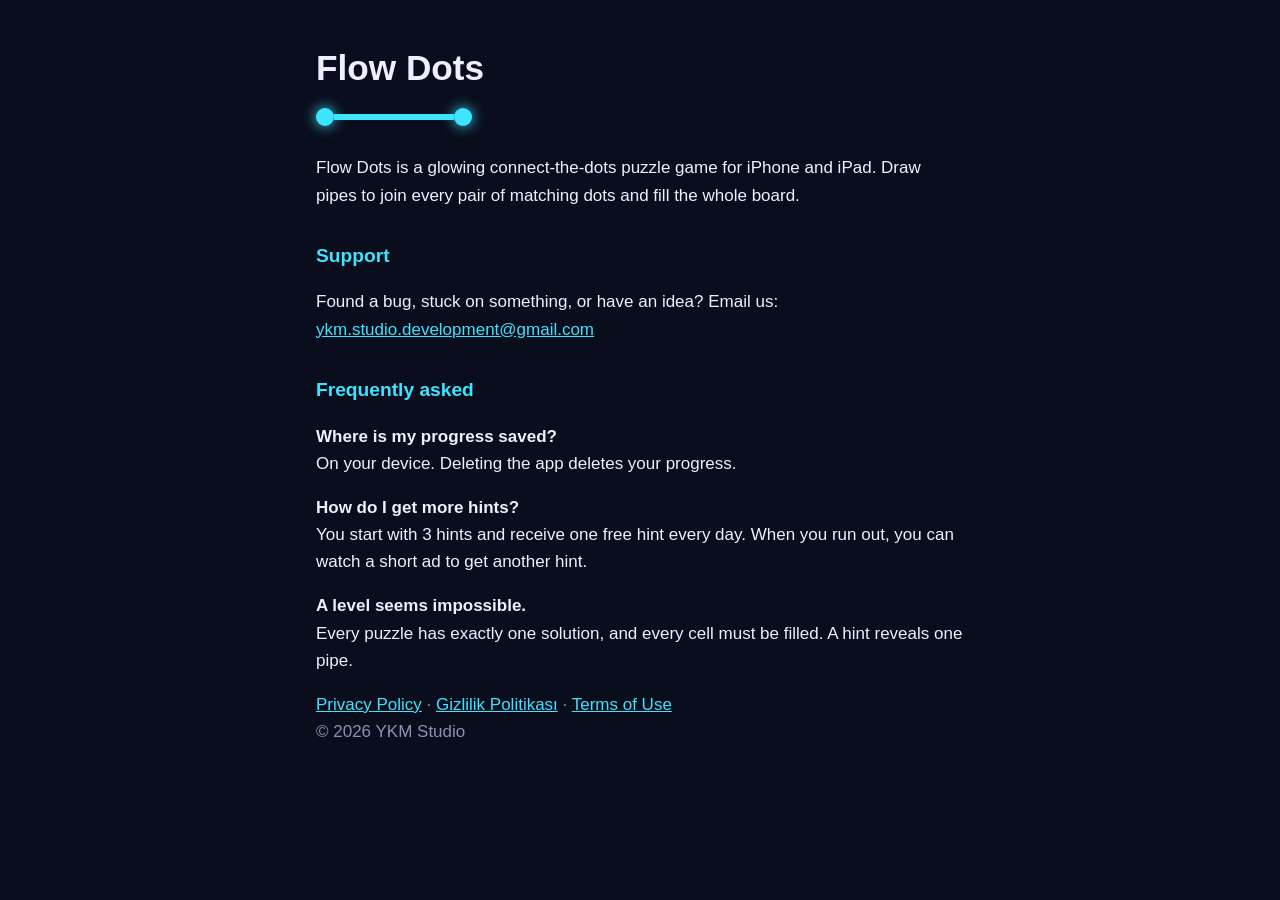
<file: index.html>
<!doctype html>
<html lang="en">
<head>
<meta charset="utf-8">
<meta name="viewport" content="width=device-width, initial-scale=1">
<title>Flow Dots Support</title>
<link rel="stylesheet" href="style.css">
</head>
<body>
<main>
<h1>Flow Dots</h1>
<div class="mark"><span class="dot"></span><span class="pipe"></span><span class="dot"></span></div>
<p>Flow Dots is a glowing connect-the-dots puzzle game for iPhone and iPad. Draw pipes to join every pair of matching dots and fill the whole board.</p>

<h2>Support</h2>
<p>Found a bug, stuck on something, or have an idea? Email us:<br>
<a href="mailto:ykm.studio.development@gmail.com">ykm.studio.development@gmail.com</a></p>

<h2>Frequently asked</h2>
<p><strong>Where is my progress saved?</strong><br>On your device. Deleting the app deletes your progress.</p>
<p><strong>How do I get more hints?</strong><br>You start with 3 hints and receive one free hint every day. When you run out, you can watch a short ad to get another hint.</p>
<p><strong>A level seems impossible.</strong><br>Every puzzle has exactly one solution, and every cell must be filled. A hint reveals one pipe.</p>

<p class="dim"><a href="privacy.html">Privacy Policy</a> · <a href="privacy-tr.html">Gizlilik Politikası</a> · <a href="terms.html">Terms of Use</a><br>© 2026 YKM Studio</p>
</main>
</body>
</html>
</file>
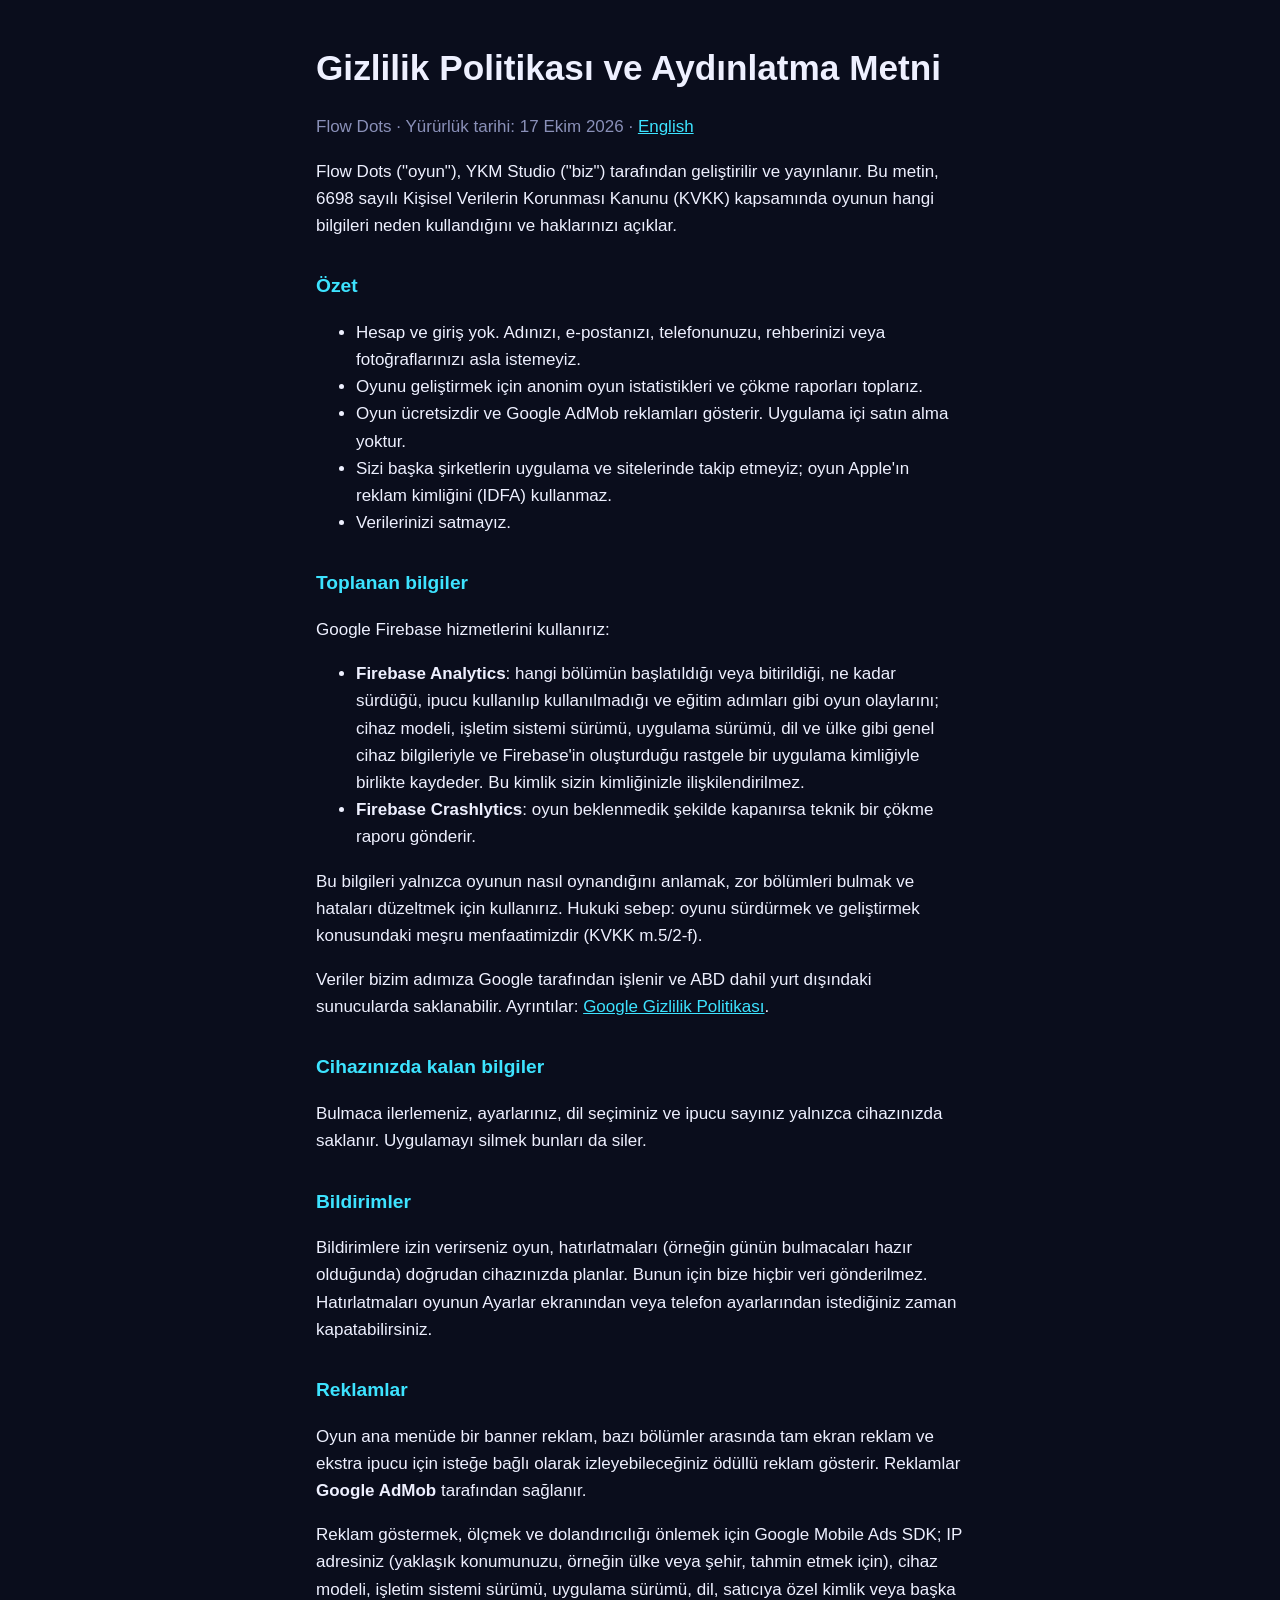
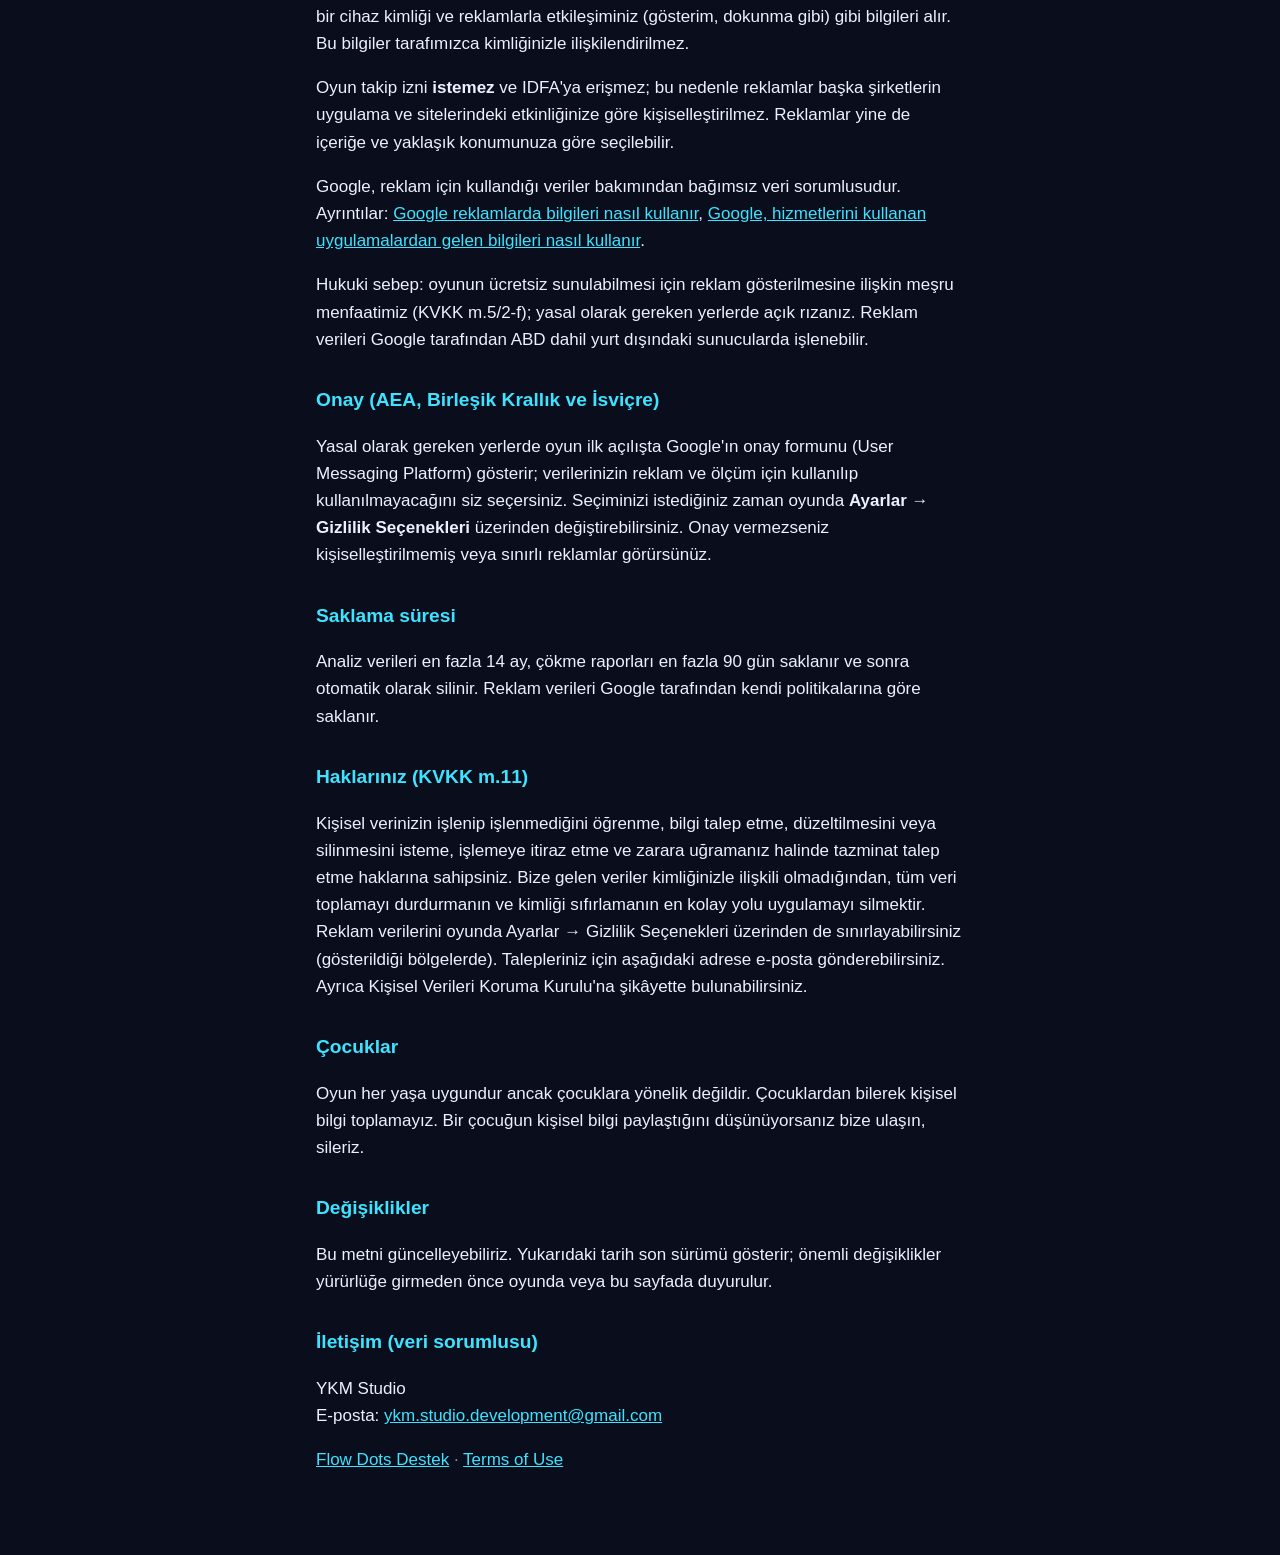
<file: privacy-tr.html>
<!doctype html>
<html lang="tr">
<head>
<meta charset="utf-8">
<meta name="viewport" content="width=device-width, initial-scale=1">
<title>Flow Dots Gizlilik Politikası</title>
<link rel="stylesheet" href="style.css">
</head>
<body>
<main>
<h1>Gizlilik Politikası ve Aydınlatma Metni</h1>
<p class="dim">Flow Dots · Yürürlük tarihi: 17 Ekim 2026 · <a href="privacy.html">English</a></p>

<p>Flow Dots ("oyun"), YKM Studio ("biz") tarafından geliştirilir ve yayınlanır. Bu metin, 6698 sayılı Kişisel Verilerin Korunması Kanunu (KVKK) kapsamında oyunun hangi bilgileri neden kullandığını ve haklarınızı açıklar.</p>

<h2>Özet</h2>
<ul>
<li>Hesap ve giriş yok. Adınızı, e-postanızı, telefonunuzu, rehberinizi veya fotoğraflarınızı asla istemeyiz.</li>
<li>Oyunu geliştirmek için anonim oyun istatistikleri ve çökme raporları toplarız.</li>
<li>Oyun ücretsizdir ve Google AdMob reklamları gösterir. Uygulama içi satın alma yoktur.</li>
<li>Sizi başka şirketlerin uygulama ve sitelerinde takip etmeyiz; oyun Apple'ın reklam kimliğini (IDFA) kullanmaz.</li>
<li>Verilerinizi satmayız.</li>
</ul>

<h2>Toplanan bilgiler</h2>
<p>Google Firebase hizmetlerini kullanırız:</p>
<ul>
<li><strong>Firebase Analytics</strong>: hangi bölümün başlatıldığı veya bitirildiği, ne kadar sürdüğü, ipucu kullanılıp kullanılmadığı ve eğitim adımları gibi oyun olaylarını; cihaz modeli, işletim sistemi sürümü, uygulama sürümü, dil ve ülke gibi genel cihaz bilgileriyle ve Firebase'in oluşturduğu rastgele bir uygulama kimliğiyle birlikte kaydeder. Bu kimlik sizin kimliğinizle ilişkilendirilmez.</li>
<li><strong>Firebase Crashlytics</strong>: oyun beklenmedik şekilde kapanırsa teknik bir çökme raporu gönderir.</li>
</ul>
<p>Bu bilgileri yalnızca oyunun nasıl oynandığını anlamak, zor bölümleri bulmak ve hataları düzeltmek için kullanırız. Hukuki sebep: oyunu sürdürmek ve geliştirmek konusundaki meşru menfaatimizdir (KVKK m.5/2-f).</p>
<p>Veriler bizim adımıza Google tarafından işlenir ve ABD dahil yurt dışındaki sunucularda saklanabilir. Ayrıntılar: <a href="https://policies.google.com/privacy?hl=tr">Google Gizlilik Politikası</a>.</p>

<h2>Cihazınızda kalan bilgiler</h2>
<p>Bulmaca ilerlemeniz, ayarlarınız, dil seçiminiz ve ipucu sayınız yalnızca cihazınızda saklanır. Uygulamayı silmek bunları da siler.</p>

<h2>Bildirimler</h2>
<p>Bildirimlere izin verirseniz oyun, hatırlatmaları (örneğin günün bulmacaları hazır olduğunda) doğrudan cihazınızda planlar. Bunun için bize hiçbir veri gönderilmez. Hatırlatmaları oyunun Ayarlar ekranından veya telefon ayarlarından istediğiniz zaman kapatabilirsiniz.</p>

<h2>Reklamlar</h2>
<p>Oyun ana menüde bir banner reklam, bazı bölümler arasında tam ekran reklam ve ekstra ipucu için isteğe bağlı olarak izleyebileceğiniz ödüllü reklam gösterir. Reklamlar <strong>Google AdMob</strong> tarafından sağlanır.</p>
<p>Reklam göstermek, ölçmek ve dolandırıcılığı önlemek için Google Mobile Ads SDK; IP adresiniz (yaklaşık konumunuzu, örneğin ülke veya şehir, tahmin etmek için), cihaz modeli, işletim sistemi sürümü, uygulama sürümü, dil, satıcıya özel kimlik veya başka bir cihaz kimliği ve reklamlarla etkileşiminiz (gösterim, dokunma gibi) gibi bilgileri alır. Bu bilgiler tarafımızca kimliğinizle ilişkilendirilmez.</p>
<p>Oyun takip izni <strong>istemez</strong> ve IDFA'ya erişmez; bu nedenle reklamlar başka şirketlerin uygulama ve sitelerindeki etkinliğinize göre kişiselleştirilmez. Reklamlar yine de içeriğe ve yaklaşık konumunuza göre seçilebilir.</p>
<p>Google, reklam için kullandığı veriler bakımından bağımsız veri sorumlusudur. Ayrıntılar: <a href="https://policies.google.com/technologies/ads?hl=tr">Google reklamlarda bilgileri nasıl kullanır</a>, <a href="https://policies.google.com/technologies/partner-sites?hl=tr">Google, hizmetlerini kullanan uygulamalardan gelen bilgileri nasıl kullanır</a>.</p>
<p>Hukuki sebep: oyunun ücretsiz sunulabilmesi için reklam gösterilmesine ilişkin meşru menfaatimiz (KVKK m.5/2-f); yasal olarak gereken yerlerde açık rızanız. Reklam verileri Google tarafından ABD dahil yurt dışındaki sunucularda işlenebilir.</p>

<h2>Onay (AEA, Birleşik Krallık ve İsviçre)</h2>
<p>Yasal olarak gereken yerlerde oyun ilk açılışta Google'ın onay formunu (User Messaging Platform) gösterir; verilerinizin reklam ve ölçüm için kullanılıp kullanılmayacağını siz seçersiniz. Seçiminizi istediğiniz zaman oyunda <strong>Ayarlar → Gizlilik Seçenekleri</strong> üzerinden değiştirebilirsiniz. Onay vermezseniz kişiselleştirilmemiş veya sınırlı reklamlar görürsünüz.</p>

<h2>Saklama süresi</h2>
<p>Analiz verileri en fazla 14 ay, çökme raporları en fazla 90 gün saklanır ve sonra otomatik olarak silinir. Reklam verileri Google tarafından kendi politikalarına göre saklanır.</p>

<h2>Haklarınız (KVKK m.11)</h2>
<p>Kişisel verinizin işlenip işlenmediğini öğrenme, bilgi talep etme, düzeltilmesini veya silinmesini isteme, işlemeye itiraz etme ve zarara uğramanız halinde tazminat talep etme haklarına sahipsiniz. Bize gelen veriler kimliğinizle ilişkili olmadığından, tüm veri toplamayı durdurmanın ve kimliği sıfırlamanın en kolay yolu uygulamayı silmektir. Reklam verilerini oyunda Ayarlar → Gizlilik Seçenekleri üzerinden de sınırlayabilirsiniz (gösterildiği bölgelerde). Talepleriniz için aşağıdaki adrese e-posta gönderebilirsiniz. Ayrıca Kişisel Verileri Koruma Kurulu'na şikâyette bulunabilirsiniz.</p>

<h2>Çocuklar</h2>
<p>Oyun her yaşa uygundur ancak çocuklara yönelik değildir. Çocuklardan bilerek kişisel bilgi toplamayız. Bir çocuğun kişisel bilgi paylaştığını düşünüyorsanız bize ulaşın, sileriz.</p>

<h2>Değişiklikler</h2>
<p>Bu metni güncelleyebiliriz. Yukarıdaki tarih son sürümü gösterir; önemli değişiklikler yürürlüğe girmeden önce oyunda veya bu sayfada duyurulur.</p>

<h2>İletişim (veri sorumlusu)</h2>
<p>YKM Studio<br>
E-posta: <a href="mailto:ykm.studio.development@gmail.com">ykm.studio.development@gmail.com</a></p>

<p class="dim"><a href="index.html">Flow Dots Destek</a> · <a href="terms.html">Terms of Use</a></p>
</main>
</body>
</html>
</file>
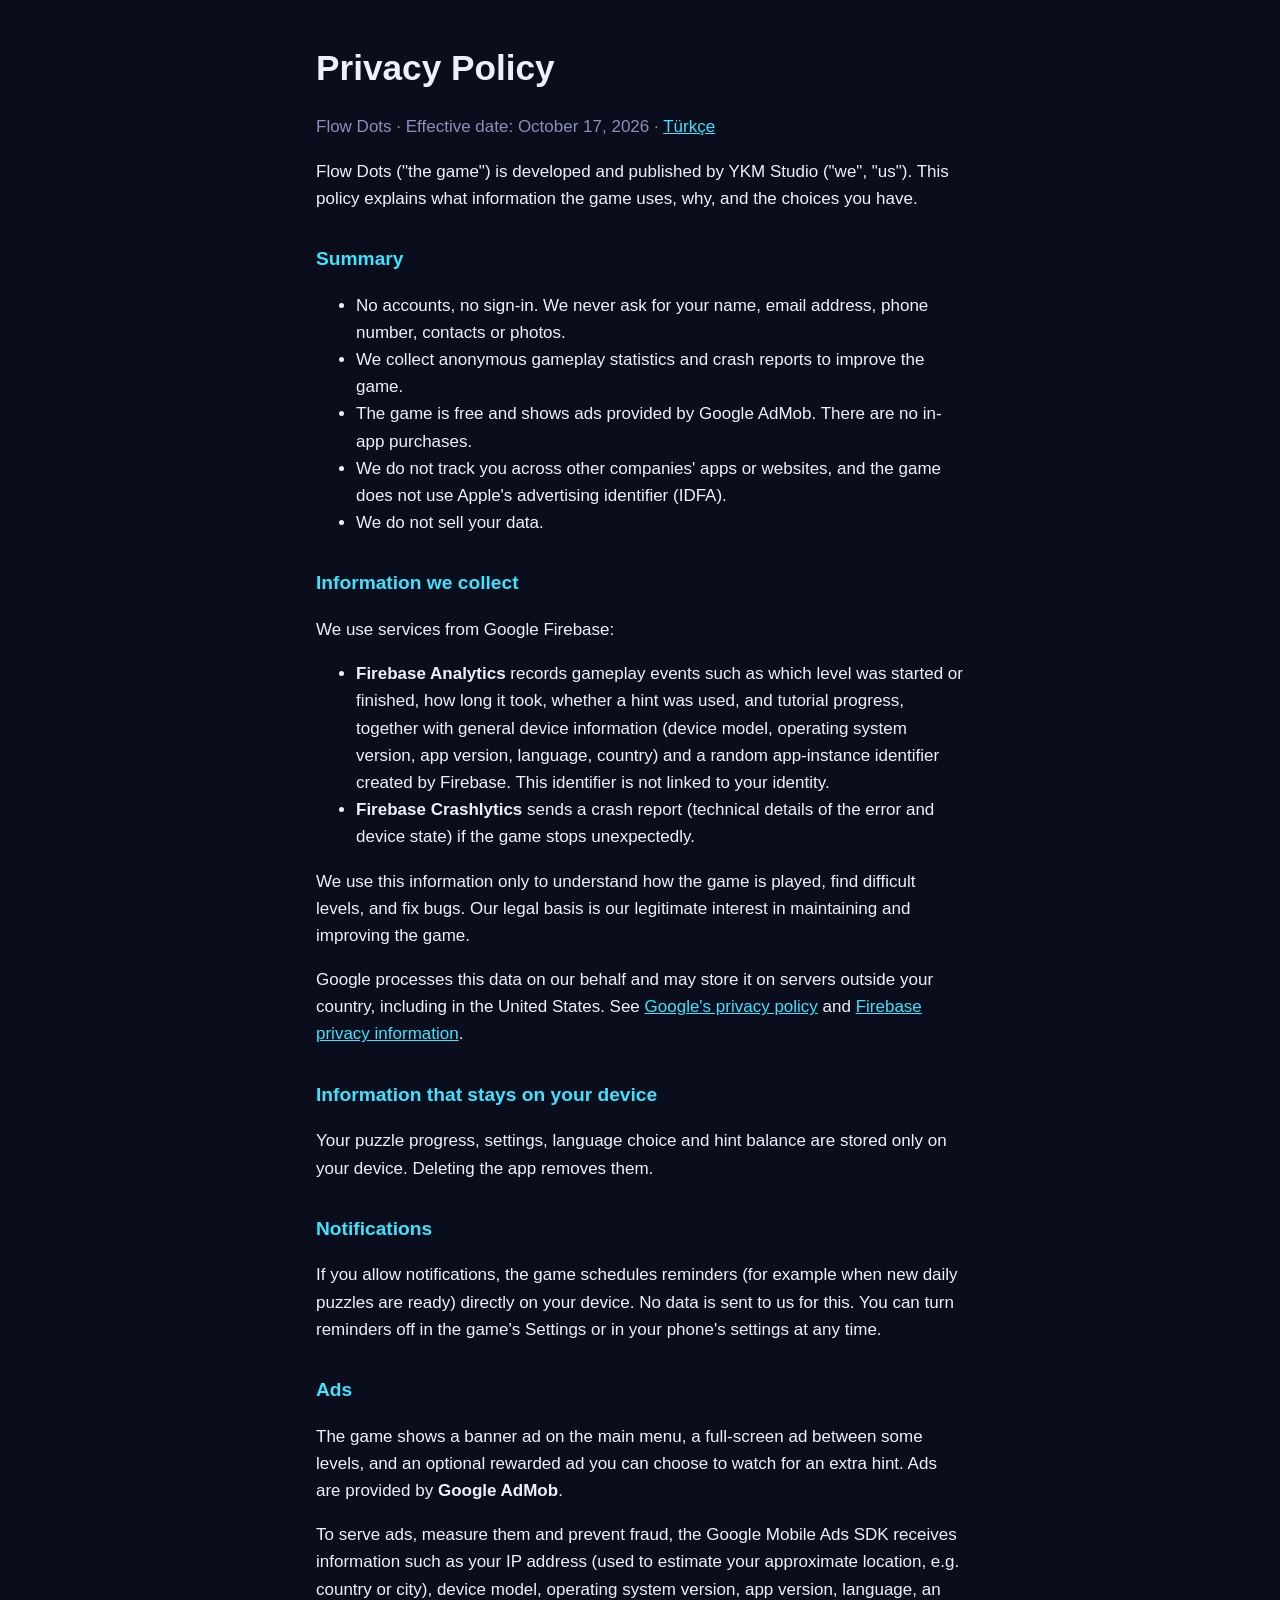
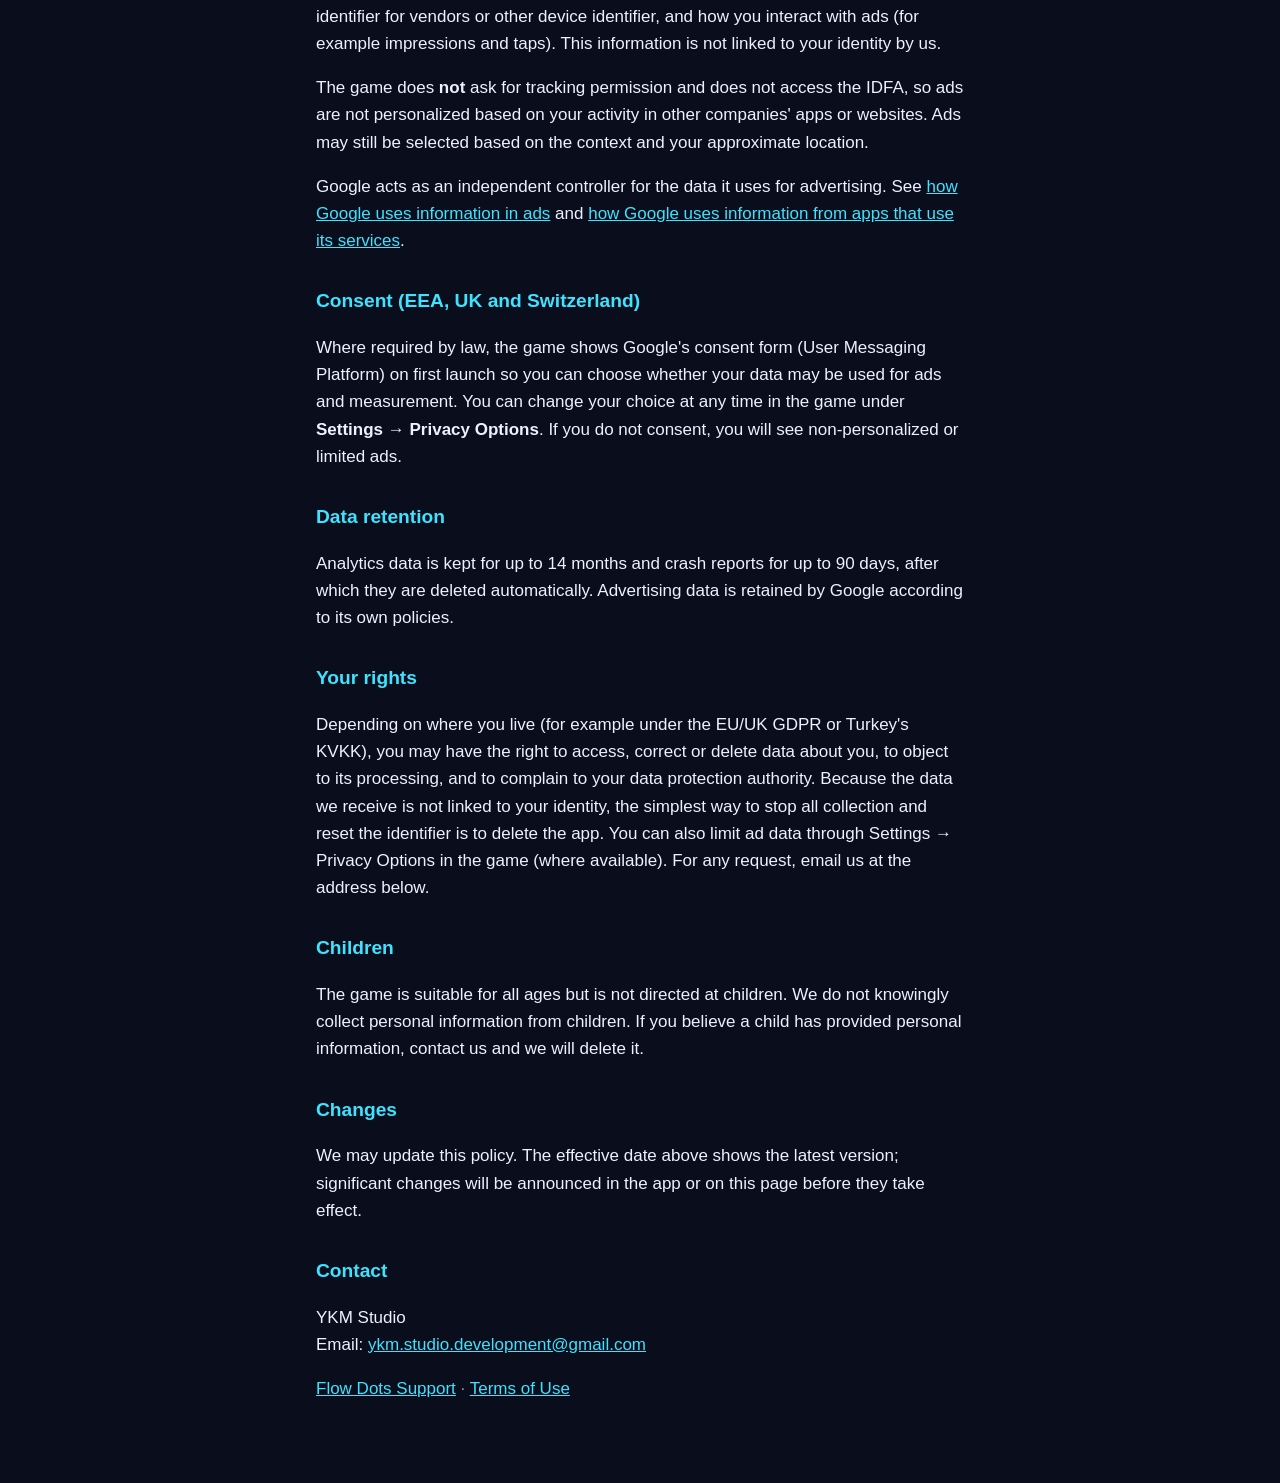
<file: privacy.html>
<!doctype html>
<html lang="en">
<head>
<meta charset="utf-8">
<meta name="viewport" content="width=device-width, initial-scale=1">
<title>Flow Dots Privacy Policy</title>
<link rel="stylesheet" href="style.css">
</head>
<body>
<main>
<h1>Privacy Policy</h1>
<p class="dim">Flow Dots · Effective date: October 17, 2026 · <a href="privacy-tr.html">Türkçe</a></p>

<p>Flow Dots ("the game") is developed and published by YKM Studio ("we", "us"). This policy explains what information the game uses, why, and the choices you have.</p>

<h2>Summary</h2>
<ul>
<li>No accounts, no sign-in. We never ask for your name, email address, phone number, contacts or photos.</li>
<li>We collect anonymous gameplay statistics and crash reports to improve the game.</li>
<li>The game is free and shows ads provided by Google AdMob. There are no in-app purchases.</li>
<li>We do not track you across other companies' apps or websites, and the game does not use Apple's advertising identifier (IDFA).</li>
<li>We do not sell your data.</li>
</ul>

<h2>Information we collect</h2>
<p>We use services from Google Firebase:</p>
<ul>
<li><strong>Firebase Analytics</strong> records gameplay events such as which level was started or finished, how long it took, whether a hint was used, and tutorial progress, together with general device information (device model, operating system version, app version, language, country) and a random app-instance identifier created by Firebase. This identifier is not linked to your identity.</li>
<li><strong>Firebase Crashlytics</strong> sends a crash report (technical details of the error and device state) if the game stops unexpectedly.</li>
</ul>
<p>We use this information only to understand how the game is played, find difficult levels, and fix bugs. Our legal basis is our legitimate interest in maintaining and improving the game.</p>
<p>Google processes this data on our behalf and may store it on servers outside your country, including in the United States. See <a href="https://policies.google.com/privacy">Google's privacy policy</a> and <a href="https://firebase.google.com/support/privacy">Firebase privacy information</a>.</p>

<h2>Information that stays on your device</h2>
<p>Your puzzle progress, settings, language choice and hint balance are stored only on your device. Deleting the app removes them.</p>

<h2>Notifications</h2>
<p>If you allow notifications, the game schedules reminders (for example when new daily puzzles are ready) directly on your device. No data is sent to us for this. You can turn reminders off in the game's Settings or in your phone's settings at any time.</p>

<h2>Ads</h2>
<p>The game shows a banner ad on the main menu, a full-screen ad between some levels, and an optional rewarded ad you can choose to watch for an extra hint. Ads are provided by <strong>Google AdMob</strong>.</p>
<p>To serve ads, measure them and prevent fraud, the Google Mobile Ads SDK receives information such as your IP address (used to estimate your approximate location, e.g. country or city), device model, operating system version, app version, language, an identifier for vendors or other device identifier, and how you interact with ads (for example impressions and taps). This information is not linked to your identity by us.</p>
<p>The game does <strong>not</strong> ask for tracking permission and does not access the IDFA, so ads are not personalized based on your activity in other companies' apps or websites. Ads may still be selected based on the context and your approximate location.</p>
<p>Google acts as an independent controller for the data it uses for advertising. See <a href="https://policies.google.com/technologies/ads">how Google uses information in ads</a> and <a href="https://policies.google.com/technologies/partner-sites">how Google uses information from apps that use its services</a>.</p>

<h2>Consent (EEA, UK and Switzerland)</h2>
<p>Where required by law, the game shows Google's consent form (User Messaging Platform) on first launch so you can choose whether your data may be used for ads and measurement. You can change your choice at any time in the game under <strong>Settings → Privacy Options</strong>. If you do not consent, you will see non-personalized or limited ads.</p>

<h2>Data retention</h2>
<p>Analytics data is kept for up to 14 months and crash reports for up to 90 days, after which they are deleted automatically. Advertising data is retained by Google according to its own policies.</p>

<h2>Your rights</h2>
<p>Depending on where you live (for example under the EU/UK GDPR or Turkey's KVKK), you may have the right to access, correct or delete data about you, to object to its processing, and to complain to your data protection authority. Because the data we receive is not linked to your identity, the simplest way to stop all collection and reset the identifier is to delete the app. You can also limit ad data through Settings → Privacy Options in the game (where available). For any request, email us at the address below.</p>

<h2>Children</h2>
<p>The game is suitable for all ages but is not directed at children. We do not knowingly collect personal information from children. If you believe a child has provided personal information, contact us and we will delete it.</p>

<h2>Changes</h2>
<p>We may update this policy. The effective date above shows the latest version; significant changes will be announced in the app or on this page before they take effect.</p>

<h2>Contact</h2>
<p>YKM Studio<br>
Email: <a href="mailto:ykm.studio.development@gmail.com">ykm.studio.development@gmail.com</a></p>

<p class="dim"><a href="index.html">Flow Dots Support</a> · <a href="terms.html">Terms of Use</a></p>
</main>
</body>
</html>
</file>
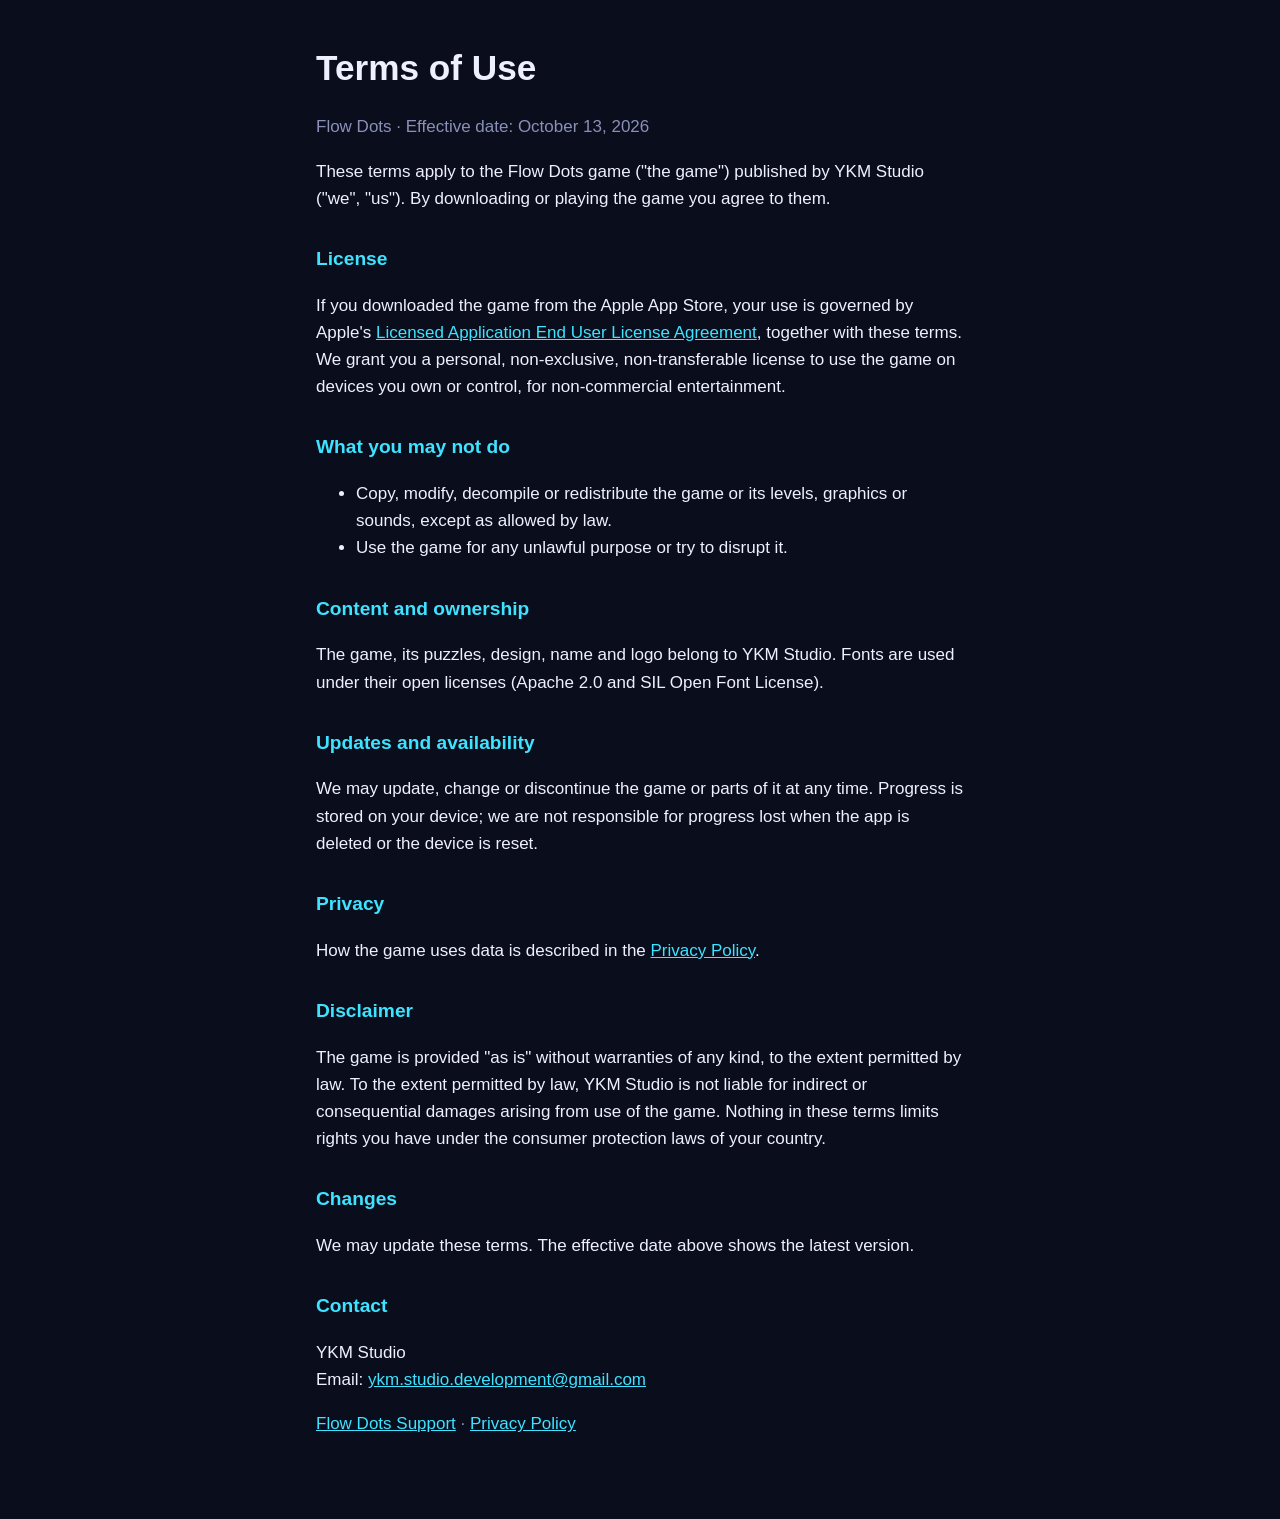
<file: terms.html>
<!doctype html>
<html lang="en">
<head>
<meta charset="utf-8">
<meta name="viewport" content="width=device-width, initial-scale=1">
<title>Flow Dots Terms of Use</title>
<link rel="stylesheet" href="style.css">
</head>
<body>
<main>
<h1>Terms of Use</h1>
<p class="dim">Flow Dots · Effective date: October 13, 2026</p>

<p>These terms apply to the Flow Dots game ("the game") published by YKM Studio ("we", "us"). By downloading or playing the game you agree to them.</p>

<h2>License</h2>
<p>If you downloaded the game from the Apple App Store, your use is governed by Apple's <a href="https://www.apple.com/legal/internet-services/itunes/dev/stdeula/">Licensed Application End User License Agreement</a>, together with these terms. We grant you a personal, non-exclusive, non-transferable license to use the game on devices you own or control, for non-commercial entertainment.</p>

<h2>What you may not do</h2>
<ul>
<li>Copy, modify, decompile or redistribute the game or its levels, graphics or sounds, except as allowed by law.</li>
<li>Use the game for any unlawful purpose or try to disrupt it.</li>
</ul>

<h2>Content and ownership</h2>
<p>The game, its puzzles, design, name and logo belong to YKM Studio. Fonts are used under their open licenses (Apache 2.0 and SIL Open Font License).</p>

<h2>Updates and availability</h2>
<p>We may update, change or discontinue the game or parts of it at any time. Progress is stored on your device; we are not responsible for progress lost when the app is deleted or the device is reset.</p>

<h2>Privacy</h2>
<p>How the game uses data is described in the <a href="privacy.html">Privacy Policy</a>.</p>

<h2>Disclaimer</h2>
<p>The game is provided "as is" without warranties of any kind, to the extent permitted by law. To the extent permitted by law, YKM Studio is not liable for indirect or consequential damages arising from use of the game. Nothing in these terms limits rights you have under the consumer protection laws of your country.</p>

<h2>Changes</h2>
<p>We may update these terms. The effective date above shows the latest version.</p>

<h2>Contact</h2>
<p>YKM Studio<br>
Email: <a href="mailto:ykm.studio.development@gmail.com">ykm.studio.development@gmail.com</a></p>

<p class="dim"><a href="index.html">Flow Dots Support</a> · <a href="privacy.html">Privacy Policy</a></p>
</main>
</body>
</html>
</file>
<file: style.css>
:root { --bg:#0A0D1C; --text:#EEF0FF; --dim:#8A90B8; --accent:#3DE3FF; }
* { box-sizing:border-box; }
body { margin:0; background:var(--bg); color:var(--text); font:17px/1.6 -apple-system, BlinkMacSystemFont, "Segoe UI", Roboto, sans-serif; }
main { max-width:680px; margin:0 auto; padding:40px 16px 64px; }
h1 { font-size:2.2rem; margin:0 0 4px; }
h2 { font-size:1.2rem; margin-top:2rem; color:var(--accent); }
p, li { color:var(--text); }
.dim { color:var(--dim); }
a { color:var(--accent); }
.mark { display:flex; align-items:center; gap:0; margin:12px 0 28px; }
.dot { width:18px; height:18px; border-radius:50%; background:var(--accent); box-shadow:0 0 14px var(--accent); }
.pipe { width:120px; height:6px; background:var(--accent); }
</file>
